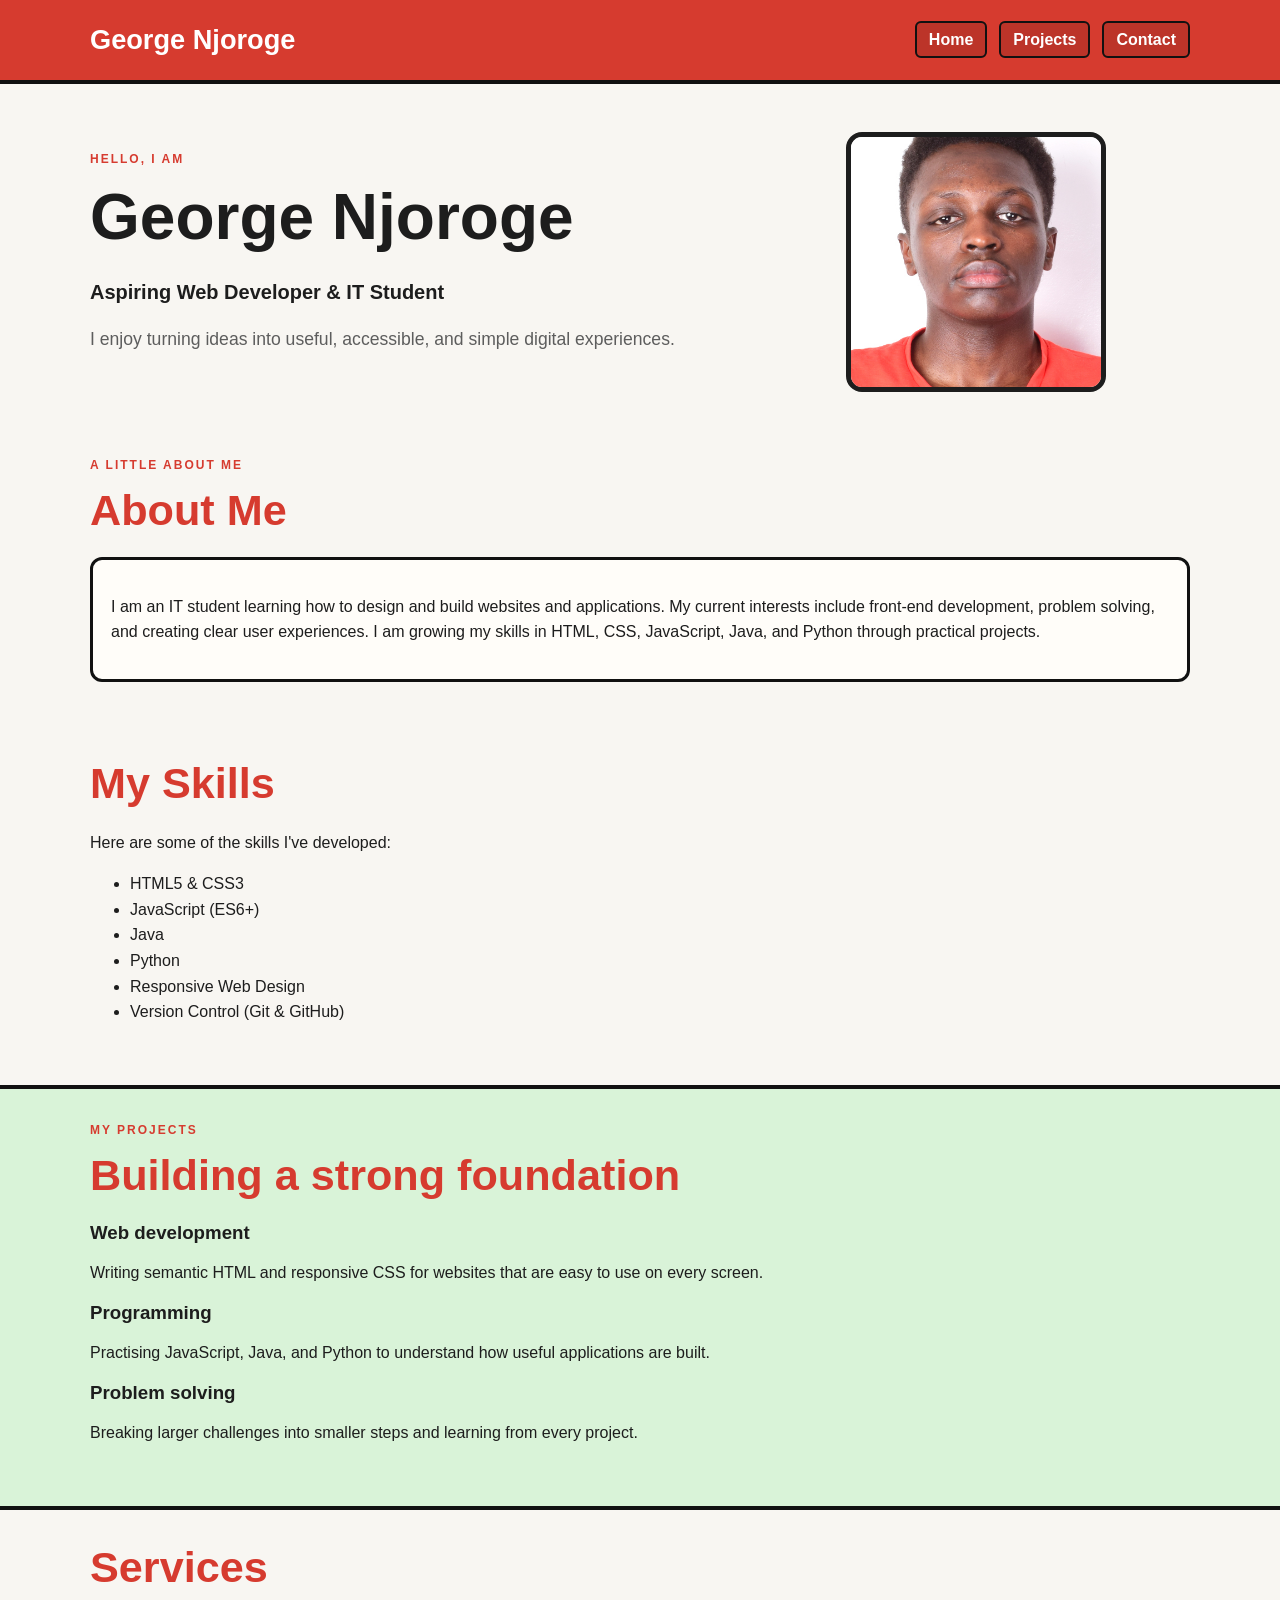
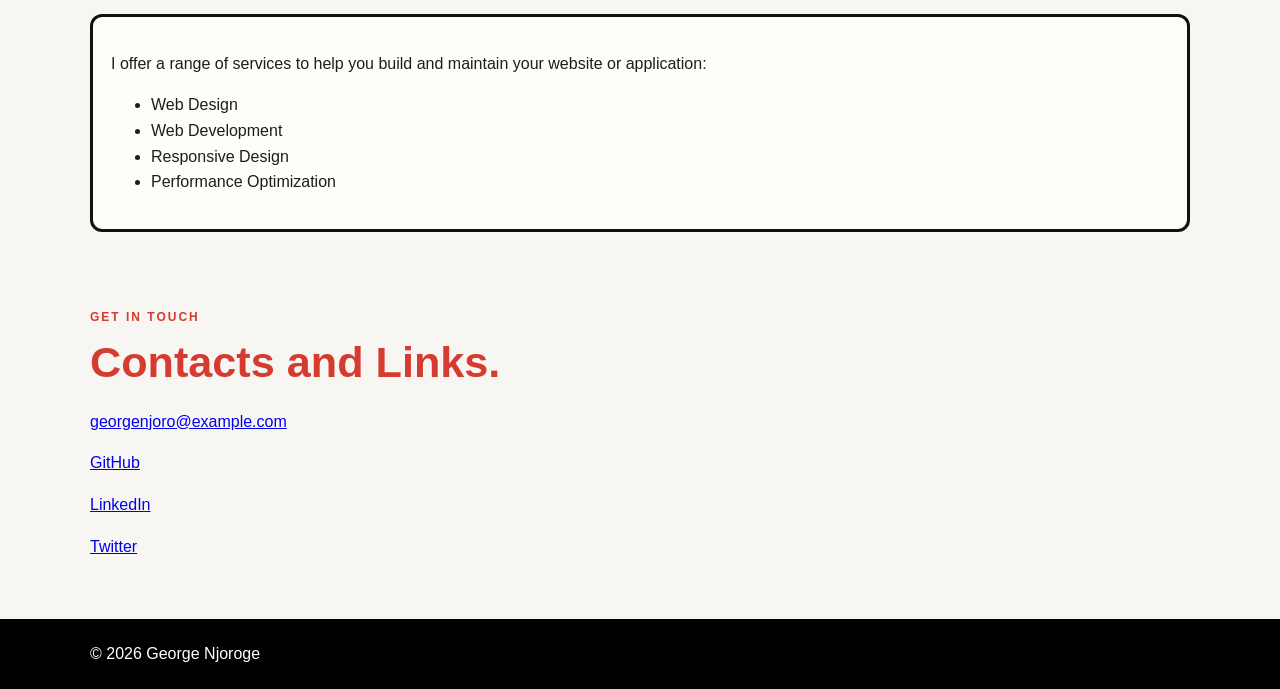
<file: index.html>
<!DOCTYPE html>
<html lang="en">
<head>
    <meta charset="UTF-8">
    <meta name="viewport" content="width=device-width, initial-scale=1.0">
    <meta name="description" content="The personal portfolio of George Njoroge, an aspiring web developer and IT student.">
    <link rel="stylesheet" href="style.css">
    <title>George Njoroge | Portfolio</title>
</head>
<body>
    <header class="site-header">
        <div class="container header-content">
            <a class="site-name" href="index.html">George Njoroge</a>
            <nav aria-label="Main navigation">
                <ul class="nav-list">
                    <li><a href="index.html">Home</a></li>
                    <li><a href="projects.html">Projects</a></li>
                    <li><a href="#contact">Contact</a></li>
                </ul>
            </nav>
        </div>
    </header>

    <main>
        <section class="hero container" aria-labelledby="hero-title">
            <div class="hero-text">
                <p class="eyebrow">Hello, I am</p>
                <h1 id="hero-title">George Njoroge</h1>
                <p class="tagline">Aspiring Web Developer &amp; IT Student</p>
                <p>I enjoy turning ideas into useful, accessible, and simple digital experiences.</p>
            </div>
            <div class="hero-image">
                <img src="images/me.jpeg" alt="Professional headshot of George Njoroge">
            </div>
        </section>

        <section class="section container" id="about" aria-labelledby="about-title">
            <p class="eyebrow">A little about me</p>
            <h2 id="about-title">About Me</h2>
            <div class="about-content">
                <p>I am an IT student learning how to design and build websites and applications. My current interests include front-end development, problem solving, and creating clear user experiences. I am growing my skills in HTML, CSS, JavaScript, Java, and Python through practical projects.</p>
            </div>
        </section>

        <section class="section container" id="projects" aria-labelledby="projects-title">
            <h2 id="projects-title">My Skills</h2>
            <div class="projects-content">
                <p>Here are some of the skills I've developed:</p>
                <ul class="skills-list">
                    <li>HTML5 & CSS3</li>
                    <li>JavaScript (ES6+)</li>
                    <li>Java</li>
                    <li>Python</li>
                    <li>Responsive Web Design</li>
                    <li>Version Control (Git & GitHub)</li>
            </div>
        </section>

        <section class="section section-muted" aria-labelledby="focus-title">
            <div class="container">
                <p class="eyebrow">My Projects</p>
                <h2 id="focus-title">Building a strong foundation</h2>
                <div class="focus-grid">
                    <article class="focus-card">
                        <h3>Web development</h3>
                        <p>Writing semantic HTML and responsive CSS for websites that are easy to use on every screen.</p>
                    </article>
                    <article class="focus-card">
                        <h3>Programming</h3>
                        <p>Practising JavaScript, Java, and Python to understand how useful applications are built.</p>
                    </article>
                    <article class="focus-card">
                        <h3>Problem solving</h3>
                        <p>Breaking larger challenges into smaller steps and learning from every project.</p>
                    </article>
                </div>
            </div>
        </section>
        <section class="section container" id="about" aria-labelledby="about-title">
            <h2 id="about-title">Services</h2>
            <div class="about-content">
                <p>I offer a range of services to help you build and maintain your website or application:</p>
                <ul>
                    <li>Web Design</li>
                    <li>Web Development</li>
                    <li>Responsive Design</li>
                    <li>Performance Optimization</li>
                </ul>
            </div>
        </section>
        <section class="section container" id="contact" aria-labelledby="contact-title">
                <p class="eyebrow">Get in touch</p>
                <h2>Contacts and Links.</h2>
                <p><a href="mailto:georgenjoro@example.com">georgenjoro@example.com</a></p>
                <p><a href="https://github.com/ogGEORGE-x" target="_blank" rel="noopener noreferrer">GitHub</a></p>
                <p><a href="https://www.linkedin.com/in/george-njoroge" target="_blank" rel="noopener noreferrer">LinkedIn</a></p>
                <p><a href="https://twitter.com/ogGEORGE-x" target="_blank" rel="noopener noreferrer">Twitter</a></p>
        </section>
    </main>

    <footer class="site-footer" id="contact">
        <div class="container footer-content">
            <div class="copyright">
                <p>&copy; 2026 George Njoroge</p>
            </div>
        </div>
    </footer>
</body>
</html>
</file>
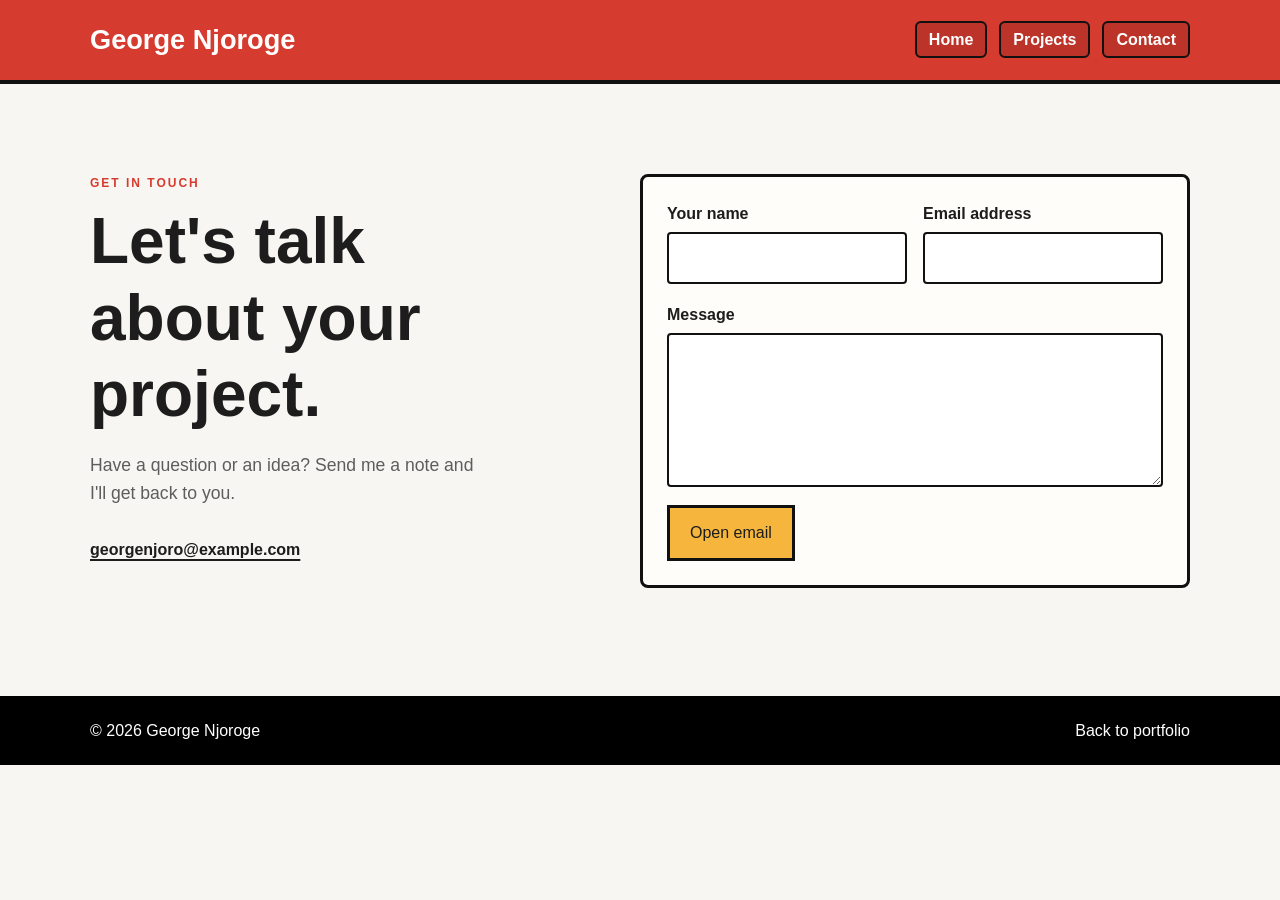
<file: contact.html>
<!DOCTYPE html>
<html lang="en">
<head>
    <meta charset="UTF-8">
    <meta name="viewport" content="width=device-width, initial-scale=1.0">
    <meta name="description" content="Contact George Njoroge about web development projects and opportunities.">
    <title>Contact | George Njoroge</title>
    <link rel="stylesheet" href="style.css">
    <link rel="stylesheet" href="contact.css">
    <script src="contact.js" defer></script>
</head>
<body>
    <header class="site-header">
        <div class="container header-content">
            <a class="site-name" href="project.html">George Njoroge</a>
            <nav aria-label="Main navigation">
                <ul class="nav-list">
                    <li><a href="project.html">Home</a></li>
                    <li><a href="project.html#projects">Projects</a></li>
                    <li><a href="contact.html" aria-current="page">Contact</a></li>
                </ul>
            </nav>
        </div>
    </header>

    <main class="container contact-page">
        <section class="contact-intro" aria-labelledby="contact-title">
            <p class="eyebrow">Get in touch</p>
            <h1 id="contact-title">Let's talk about your project.</h1>
            <p>Have a question or an idea? Send me a note and I'll get back to you.</p>
            <a class="contact-email" href="mailto:georgenjoro@example.com">georgenjoro@example.com</a>
        </section>

        <form class="contact-form" id="contact-form">
            <div class="form-row">
                <div class="form-field">
                    <label for="name">Your name</label>
                    <input id="name" name="name" type="text" autocomplete="name" required>
                </div>
                <div class="form-field">
                    <label for="email">Email address</label>
                    <input id="email" name="email" type="email" autocomplete="email" required>
                </div>
            </div>
            <div class="form-field">
                <label for="message">Message</label>
                <textarea id="message" name="message" rows="5" required></textarea>
            </div>
            <div class="form-actions">
                <button class="button button-primary" type="submit">Open email</button>
                <p class="form-status" id="form-status" role="status" aria-live="polite"></p>
            </div>
        </form>
    </main>

    <footer class="site-footer">
        <div class="container footer-content">
            <p>&copy; 2026 George Njoroge</p>
            <a href="project.html">Back to portfolio</a>
        </div>
    </footer>
</body>
</html>
</file>
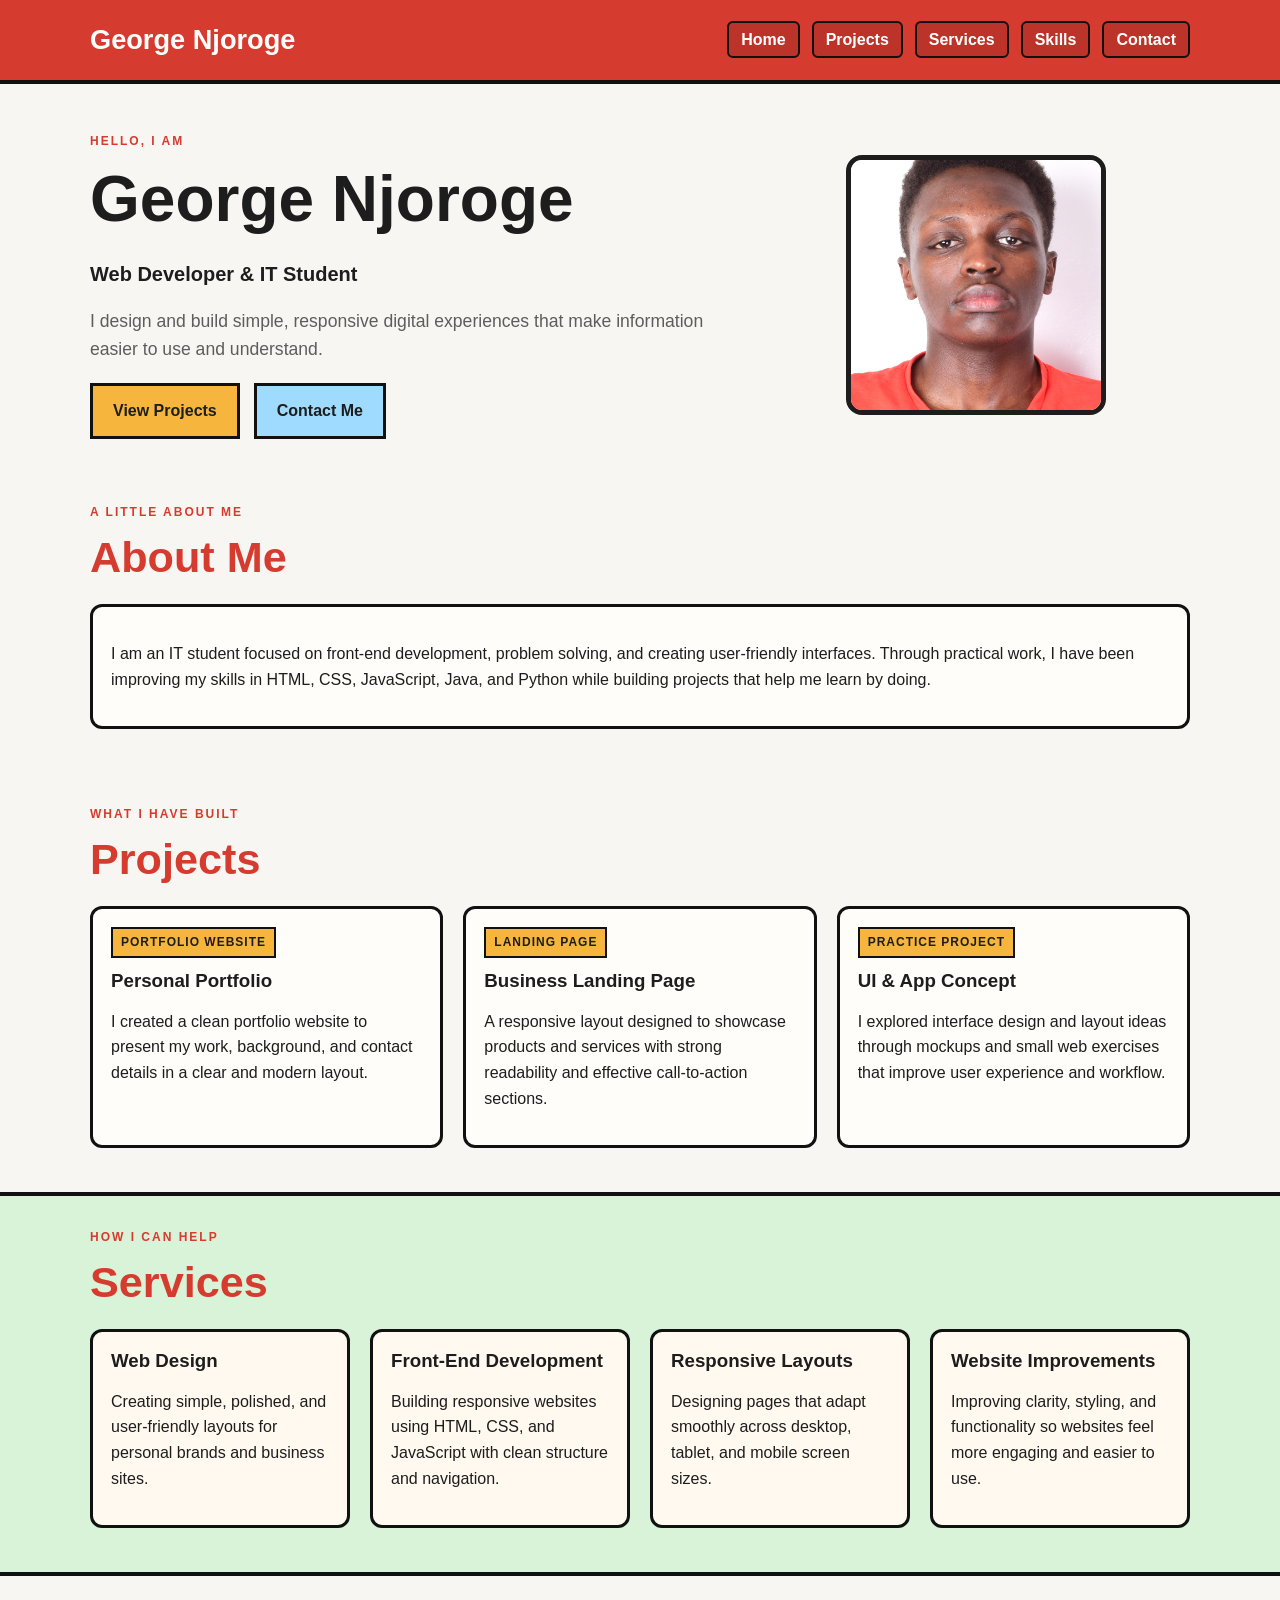
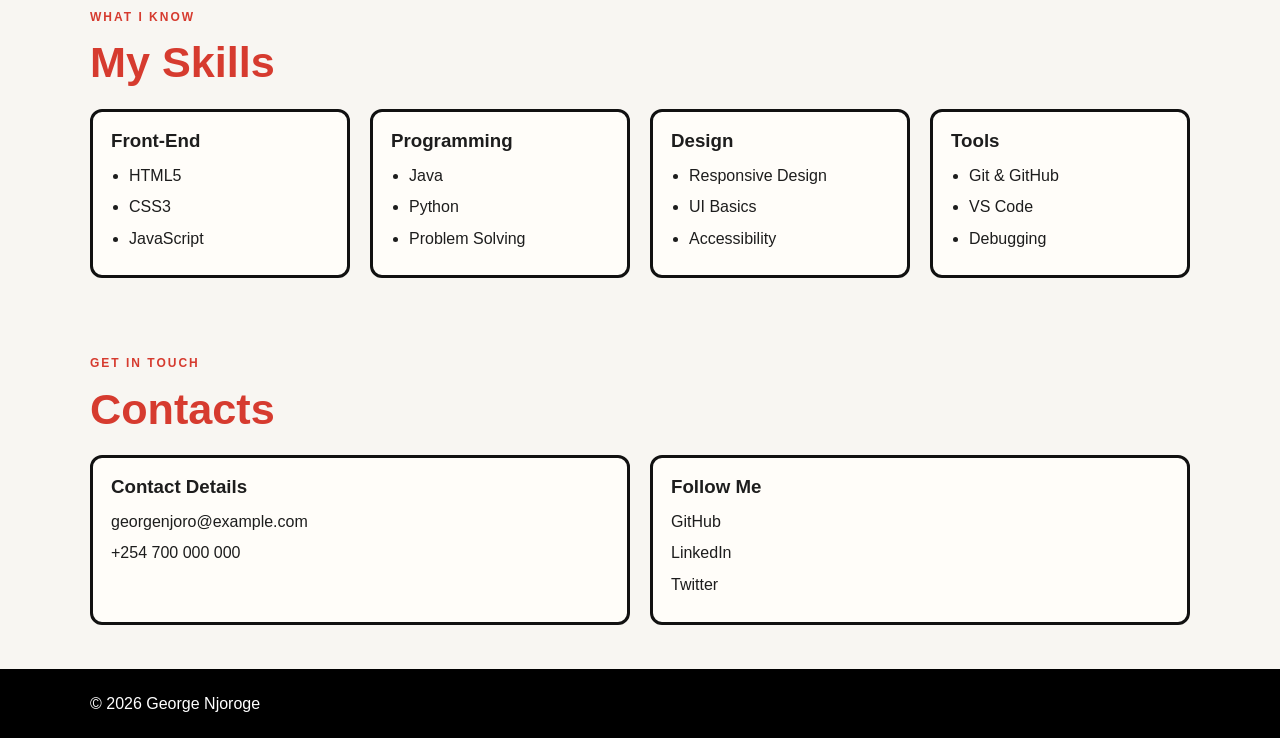
<file: project.html>
<!DOCTYPE html>
<html lang="en">
<head>
    <meta charset="UTF-8">
    <meta name="viewport" content="width=device-width, initial-scale=1.0">
    <title>George Njoroge | Portfolio</title>
    <link rel="stylesheet" href="style.css">
</head>
<body>
    <header class="site-header">
        <div class="container header-content">
            <a class="site-name" href="index.html">George Njoroge</a>
            <nav aria-label="Main navigation">
                <ul class="nav-list">
                    <li><a href="index.html">Home</a></li>
                    <li><a href="#projects">Projects</a></li>
                    <li><a href="#services">Services</a></li>
                    <li><a href="#skills">Skills</a></li>
                    <li><a href="#contact">Contact</a></li>
                </ul>
            </nav>
        </div>
    </header>

    <main>
        <section class="hero container" aria-labelledby="hero-title">
            <div class="hero-text">
                <p class="eyebrow">Hello, I am</p>
                <h1 id="hero-title">George Njoroge</h1>
                <p class="tagline">Web Developer &amp; IT Student</p>
                <p>I design and build simple, responsive digital experiences that make information easier to use and understand.</p>
                <div class="hero-actions">
                    <a class="button button-primary" href="#projects">View Projects</a>
                    <a class="button button-secondary" href="#contact">Contact Me</a>
                </div>
            </div>
            <div class="hero-image">
                <img src="images/me.jpeg" alt="Professional headshot of George Njoroge">
            </div>
        </section>

        <section class="section container" id="about" aria-labelledby="about-title">
            <p class="eyebrow">A little about me</p>
            <h2 id="about-title">About Me</h2>
            <div class="about-content">
                <p>I am an IT student focused on front-end development, problem solving, and creating user-friendly interfaces. Through practical work, I have been improving my skills in HTML, CSS, JavaScript, Java, and Python while building projects that help me learn by doing.</p>
            </div>
        </section>

        <section class="section container" id="projects" aria-labelledby="projects-title">
            <p class="eyebrow">What I have built</p>
            <h2 id="projects-title">Projects</h2>
            <div class="project-grid">
                <article class="project-card">
                    <span class="project-tag">Portfolio Website</span>
                    <h3>Personal Portfolio</h3>
                    <p>I created a clean portfolio website to present my work, background, and contact details in a clear and modern layout.</p>
                </article>
                <article class="project-card">
                    <span class="project-tag">Landing Page</span>
                    <h3>Business Landing Page</h3>
                    <p>A responsive layout designed to showcase products and services with strong readability and effective call-to-action sections.</p>
                </article>
                <article class="project-card">
                    <span class="project-tag">Practice Project</span>
                    <h3>UI &amp; App Concept</h3>
                    <p>I explored interface design and layout ideas through mockups and small web exercises that improve user experience and workflow.</p>
                </article>
            </div>
        </section>

        <section class="section section-muted" id="services" aria-labelledby="services-title">
            <div class="container">
                <p class="eyebrow">How I can help</p>
                <h2 id="services-title">Services</h2>
                <div class="service-grid">
                    <article class="service-card">
                        <h3>Web Design</h3>
                        <p>Creating simple, polished, and user-friendly layouts for personal brands and business sites.</p>
                    </article>
                    <article class="service-card">
                        <h3>Front-End Development</h3>
                        <p>Building responsive websites using HTML, CSS, and JavaScript with clean structure and navigation.</p>
                    </article>
                    <article class="service-card">
                        <h3>Responsive Layouts</h3>
                        <p>Designing pages that adapt smoothly across desktop, tablet, and mobile screen sizes.</p>
                    </article>
                    <article class="service-card">
                        <h3>Website Improvements</h3>
                        <p>Improving clarity, styling, and functionality so websites feel more engaging and easier to use.</p>
                    </article>
                </div>
            </div>
        </section>

        <section class="section container" id="skills" aria-labelledby="skills-title">
            <p class="eyebrow">What I know</p>
            <h2 id="skills-title">My Skills</h2>
            <div class="skills-grid">
                <article class="skill-card">
                    <h3>Front-End</h3>
                    <ul>
                        <li>HTML5</li>
                        <li>CSS3</li>
                        <li>JavaScript</li>
                    </ul>
                </article>
                <article class="skill-card">
                    <h3>Programming</h3>
                    <ul>
                        <li>Java</li>
                        <li>Python</li>
                        <li>Problem Solving</li>
                    </ul>
                </article>
                <article class="skill-card">
                    <h3>Design</h3>
                    <ul>
                        <li>Responsive Design</li>
                        <li>UI Basics</li>
                        <li>Accessibility</li>
                    </ul>
                </article>
                <article class="skill-card">
                    <h3>Tools</h3>
                    <ul>
                        <li>Git &amp; GitHub</li>
                        <li>VS Code</li>
                        <li>Debugging</li>
                    </ul>
                </article>
            </div>
        </section>

        <section class="section container" id="contact" aria-labelledby="contact-title">
            <p class="eyebrow">Get in touch</p>
            <h2 id="contact-title">Contacts</h2>
            <div class="contact-grid">
                <div class="contact-card">
                    <h3>Contact Details</h3>
                    <ul class="contact-list">
                        <li><a href="mailto:georgenjoro@example.com">georgenjoro@example.com</a></li>
                        <li><a href="tel:+254700000000">+254 700 000 000</a></li>
                    </ul>
                </div>
                <div class="contact-card">
                    <h3>Follow Me</h3>
                    <ul class="contact-list">
                        <li><a href="https://github.com/ogGEORGE-x" target="_blank" rel="noopener noreferrer">GitHub</a></li>
                        <li><a href="https://www.linkedin.com/in/george-njoroge" target="_blank" rel="noopener noreferrer">LinkedIn</a></li>
                        <li><a href="https://twitter.com/ogGEORGE-x" target="_blank" rel="noopener noreferrer">Twitter</a></li>
                    </ul>
                </div>
            </div>
        </section>
    </main>

    <footer class="site-footer">
        <div class="container footer-content">
            <p>&copy; 2026 George Njoroge</p>
        </div>
    </footer>
</body>
</html>
</file>
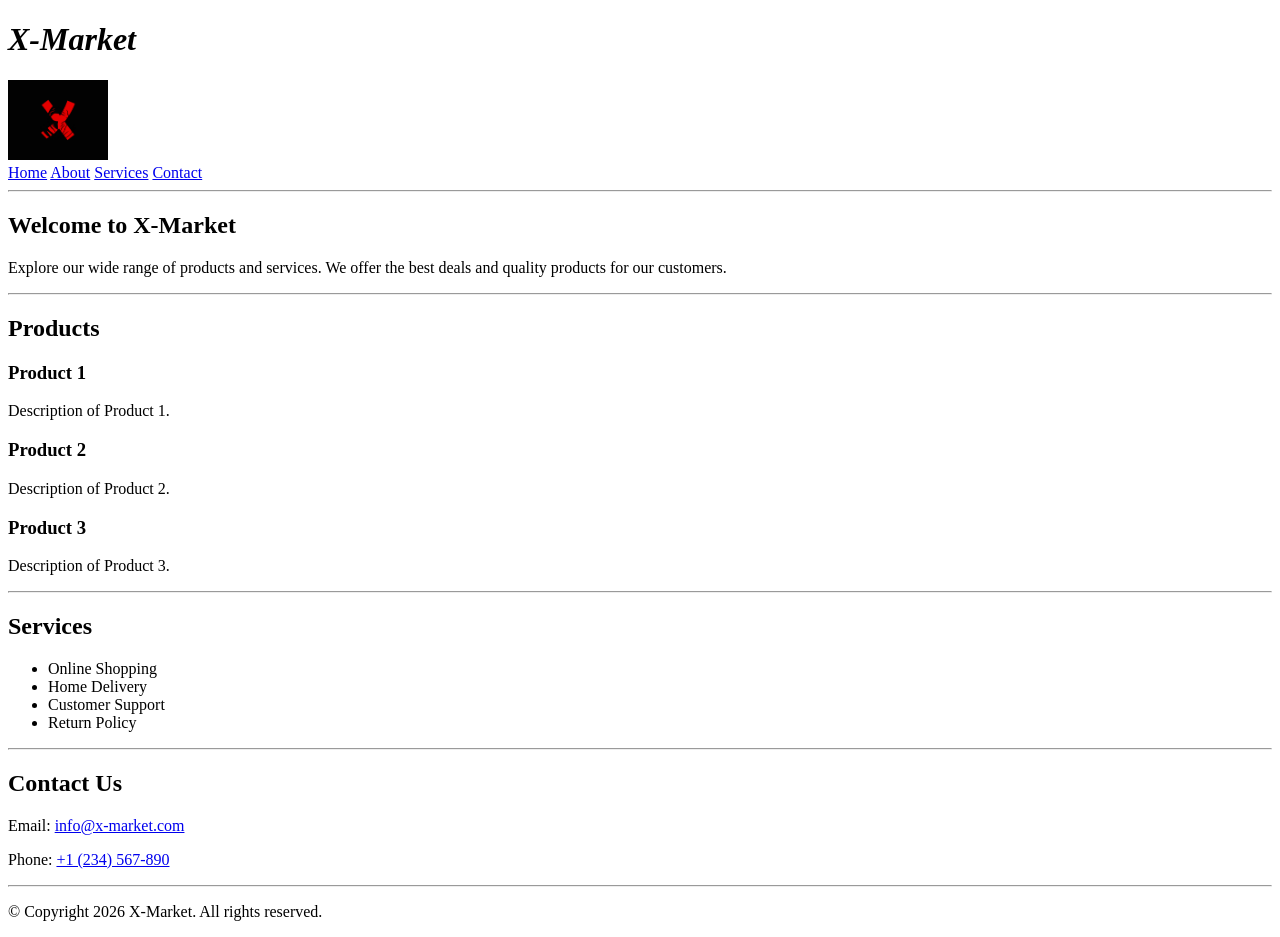
<file: shop.html>
<!DOCTYPE html>
<html lang="en">
<head>
    <meta charset="UTF-8">
    <meta name="viewport" content="width=device-width, initial-scale=1.0">
    <title>X-Market</title>
</head>
<body>
    <h1><em>X-Market</em></h1>
    <img src="images/shxdowimg.png" alt="Profile Picture" width="100"><br>
    <a href="index.html">Home</a> 
    <a href="about.html">About</a> 
    <a href="services.html">Services</a> 
    <a href="contact.html">Contact</a> 
    <hr>
    <h2>Welcome to X-Market</h2>
    <p>Explore our wide range of products and services. We offer the best deals and quality products for our customers.</p>
    <hr>
    <section id="products">
        <h2>Products</h2>

        <h3>Product 1</h3>
        <p>Description of Product 1.</p>

        <h3>Product 2</h3>
        <p>Description of Product 2.</p>

        <h3>Product 3</h3>
        <p>Description of Product 3.</p>
    </section>
    <hr>
    <section id="services">
        <h2>Services</h2>
        <ul>
            <li>Online Shopping</li>
            <li>Home Delivery</li>
            <li>Customer Support</li>
            <li>Return Policy</li>
        </ul>
    </section>
    <hr>
    <section id="contact">
        <h2>Contact Us</h2>
        <p>Email: <a href="mailto:info@x-market.com" target="_blank">info@x-market.com</a></p>
        <p>Phone: <a href="tel:+1234567890" target="_blank">+1 (234) 567-890</a></p>
    </section>
    <hr>
    <footer>
        <p>&copy; Copyright 2026 X-Market. All rights reserved.</p>
    </footer>
</body>
</html>
</file>
<file: style.css>
:root {
    --bg: #f8f6f2;
    --paper: #fffdf9;
    --dark: #1d1d1d;
    --red: #d63b2f;
    --orange: #f6b63d;
    --blue: #9fdbff;
    --green: #d9f3d8;
    --line: #111111;
    --muted: #5d5d5d;
}

* {
    box-sizing: border-box;
}

html {
    scroll-behavior: smooth;
}

body {
    margin: 0;
    background: var(--bg);
    color: var(--dark);
    font-family: Arial, Helvetica, sans-serif;
    line-height: 1.6;
}

img {
    max-width: 100%;
    display: block;
}

.container {
    width: min(1100px, 90%);
    margin: 0 auto;
}

.site-header {
    background: var(--red);
    border-bottom: 4px solid var(--line);
    position: sticky;
    top: 0;
    z-index: 10;
}

.header-content {
    display: flex;
    justify-content: space-between;
    align-items: center;
    padding: 18px 0;
}

.site-name {
    color: #ffffff;
    font-size: 1.7rem;
    font-weight: bold;
    text-decoration: none;
}

.nav-list {
    display: flex;
    gap: 12px;
    list-style: none;
    margin: 0;
    padding: 0;
    flex-wrap: wrap;
}

.nav-list a {
    color: #ffffff;
    text-decoration: none;
    font-weight: bold;
    background: rgba(0, 0, 0, 0.12);
    padding: 8px 12px;
    border: 2px solid var(--line);
    border-radius: 6px;
}

.hero {
    display: grid;
    grid-template-columns: 1.2fr 0.8fr;
    gap: 32px;
    align-items: center;
    padding: 48px 0 32px;
}

.eyebrow {
    color: var(--red);
    font-size: 12px;
    font-weight: bold;
    letter-spacing: 2px;
    text-transform: uppercase;
    margin: 0 0 10px;
}

h1, h2, h3 {
    margin-top: 0;
    margin-bottom: 12px;
    line-height: 1.2;
}

h1 {
    font-size: clamp(2.5rem, 5vw, 4rem);
    color: var(--dark);
}

h2 {
    font-size: clamp(2rem, 4vw, 2.7rem);
    color: var(--red);
    margin-bottom: 20px;
}

.tagline {
    font-size: 1.25rem;
    font-weight: bold;
    color: var(--dark);
    margin-bottom: 12px;
}

.hero-text p:not(.eyebrow):not(.tagline) {
    font-size: 1.1rem;
    margin-bottom: 20px;
    color: var(--muted);
}

.hero-actions {
    display: flex;
    gap: 14px;
    flex-wrap: wrap;
    margin-top: 20px;
}

.button {
    display: inline-block;
    text-decoration: none;
    padding: 12px 20px;
    border: 3px solid var(--line);
    font-weight: bold;
    transition: transform 0.2s ease;
}

.button:hover {
    transform: translateY(-1px);
}

.button-primary {
    background: var(--orange);
    color: var(--dark);
}

.button-secondary {
    background: var(--blue);
    color: var(--dark);
}

.hero-image img {
    display: block;
    width: 260px;
    height: 260px;
    object-fit: cover;
    border: 5px solid var(--dark);
    margin: 0 auto;
    border-radius: 16px;
    background: #ffffff;
}

.section {
    padding: 32px 0 44px;
}

.section-muted {
    background: var(--green);
    border-top: 4px solid var(--line);
    border-bottom: 4px solid var(--line);
}

.about-content,
.project-card,
.service-card,
.skill-card,
.contact-card {
    background: var(--paper);
    border: 3px solid var(--line);
    padding: 18px;
    border-radius: 12px;
}

.project-grid,
.service-grid,
.skills-grid,
.contact-grid {
    display: grid;
    gap: 20px;
}

.project-grid {
    grid-template-columns: repeat(3, minmax(0, 1fr));
}

.service-grid {
    grid-template-columns: repeat(4, minmax(0, 1fr));
}

.skills-grid {
    grid-template-columns: repeat(4, minmax(0, 1fr));
}

.contact-grid {
    grid-template-columns: repeat(2, minmax(0, 1fr));
}

.project-tag {
    display: inline-block;
    background: var(--orange);
    border: 2px solid var(--line);
    padding: 4px 8px;
    font-size: 0.75rem;
    font-weight: bold;
    text-transform: uppercase;
    letter-spacing: 1px;
    margin-bottom: 12px;
}

.project-card h3,
.service-card h3,
.skill-card h3,
.contact-card h3 {
    color: var(--dark);
    margin-bottom: 10px;
}

.service-card {
    background: #fff9f0;
}

.skill-card ul,
.contact-list {
    margin: 0;
    padding-left: 18px;
}

.skill-card li,
.contact-list li {
    margin-bottom: 6px;
}

.contact-list {
    list-style: none;
    padding-left: 0;
}

.contact-list a,
.site-footer a {
    color: var(--dark);
    text-decoration: none;
}

.site-footer {
    background: #000000;
    color: #ffffff;
    padding: 22px 0;
}

.footer-content {
    display: flex;
    justify-content: space-between;
    align-items: center;
}

.site-footer p {
    margin: 0;
}

@media (max-width: 900px) {
    .project-grid,
    .service-grid,
    .skills-grid {
        grid-template-columns: repeat(2, minmax(0, 1fr));
    }
}

@media (max-width: 700px) {
    .header-content,
    .footer-content {
        display: block;
        text-align: center;
    }

    .nav-list {
        justify-content: center;
        margin-top: 10px;
    }

    .hero,
    .project-grid,
    .service-grid,
    .skills-grid,
    .contact-grid {
        grid-template-columns: 1fr;
    }

    .hero {
        padding-top: 32px;
    }

    .hero-actions {
        justify-content: center;
    }
}
</file>
<file: contact.css>
.contact-page {
    display: grid;
    grid-template-columns: 0.9fr 1.1fr;
    gap: clamp(32px, 8vw, 100px);
    align-items: start;
    padding-top: clamp(48px, 10vh, 100px);
    padding-bottom: clamp(56px, 12vh, 120px);
}

.contact-intro h1 {
    max-width: 460px;
    font-size: clamp(2.4rem, 5vw, 4rem);
}

.contact-intro > p:not(.eyebrow) {
    max-width: 390px;
    color: var(--muted);
    font-size: 1.1rem;
}

.contact-email {
    display: inline-block;
    margin-top: 12px;
    color: var(--dark);
    font-weight: bold;
    text-decoration-thickness: 2px;
    text-underline-offset: 4px;
}

.contact-form {
    display: grid;
    gap: 18px;
    padding: 24px;
    background: var(--paper);
    border: 3px solid var(--line);
    border-radius: 8px;
}

.form-row {
    display: grid;
    grid-template-columns: repeat(2, minmax(0, 1fr));
    gap: 16px;
}

.form-field {
    display: grid;
    gap: 6px;
}

.form-field label {
    font-weight: bold;
}

.form-field input,
.form-field textarea {
    width: 100%;
    padding: 11px 12px;
    border: 2px solid var(--line);
    border-radius: 4px;
    background: #ffffff;
    color: var(--dark);
    font: inherit;
}

.form-field textarea {
    resize: vertical;
}

.form-field input:focus-visible,
.form-field textarea:focus-visible,
.contact-form button:focus-visible,
.contact-email:focus-visible {
    outline: 3px solid var(--red);
    outline-offset: 3px;
}

.form-actions {
    display: flex;
    align-items: center;
    gap: 16px;
    flex-wrap: wrap;
}

.contact-form button {
    cursor: pointer;
    font: inherit;
}

.form-status {
    margin: 0;
    color: var(--muted);
}

.site-footer a {
    color: #ffffff;
}

@media (max-width: 700px) {
    .contact-page,
    .form-row {
        grid-template-columns: 1fr;
    }

    .contact-form {
        padding: 18px;
    }
}
</file>
